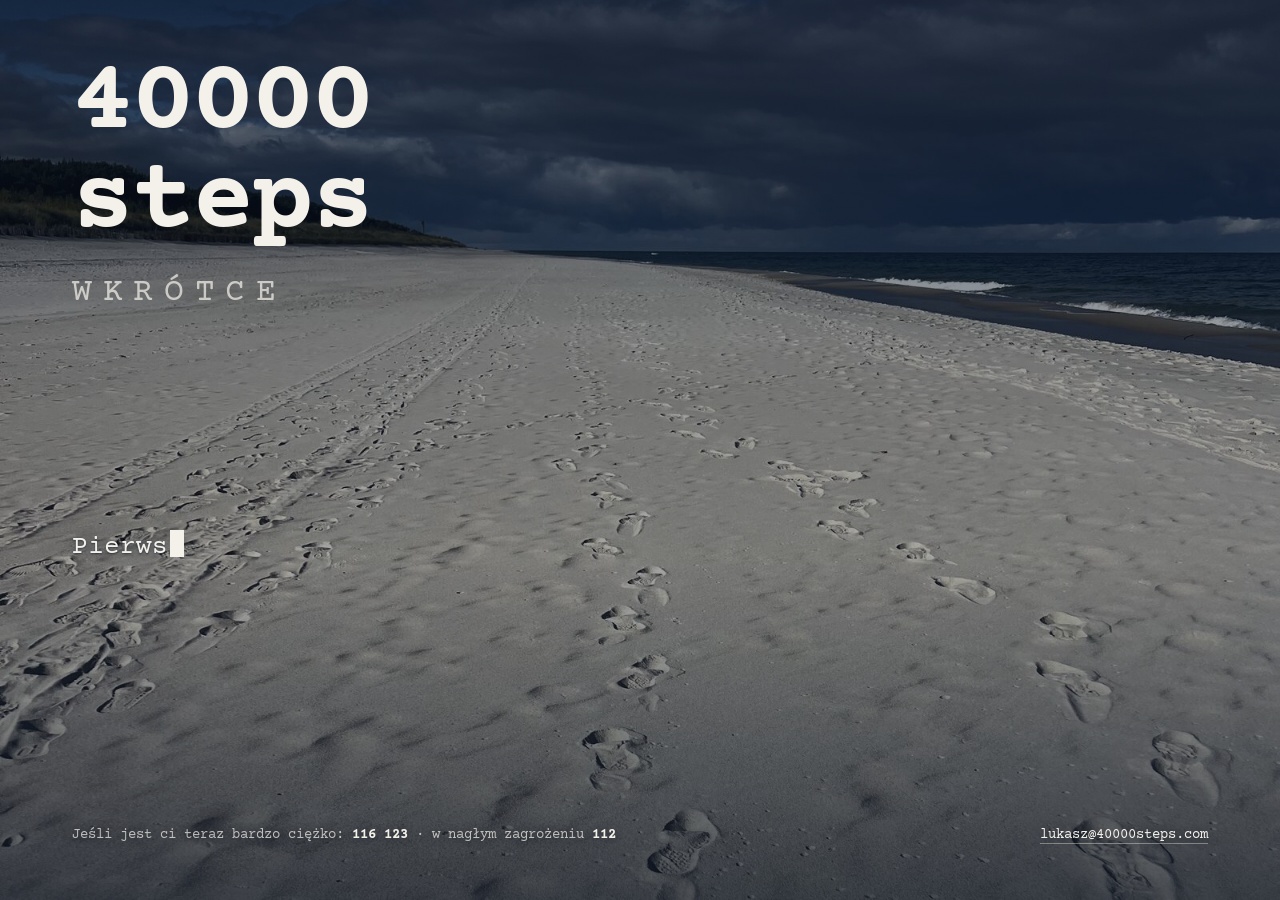
<file: index.html>
<!doctype html>
<html lang="pl">
<head>
<meta charset="utf-8">
<meta name="viewport" content="width=device-width, initial-scale=1">
<title>40000 steps</title>
<meta name="description" content="40000 steps — małe kroki dla mężczyzn, którzy funkcjonują, choć jest im ciężko. Wkrótce.">
<meta property="og:title" content="40000 steps">
<meta property="og:description" content="Małe kroki. Wkrótce.">
<meta property="og:image" content="https://40000steps.com/assets/og.jpg">
<meta property="og:type" content="website">
<meta name="theme-color" content="#0f1a2b">
<link rel="preconnect" href="https://fonts.googleapis.com">
<link rel="preconnect" href="https://fonts.gstatic.com" crossorigin>
<link href="https://fonts.googleapis.com/css2?family=Courier+Prime:wght@400;700&display=swap" rel="stylesheet">
<link rel="preload" as="image" href="assets/hero-sm.jpg" media="(max-width: 700px)">
<link rel="preload" as="image" href="assets/hero.jpg" media="(min-width: 701px)">
<style>
  :root {
    --ink: #f4f1ea;
    --ink-dim: rgba(244, 241, 234, .72);
    --night: #0f1a2b;
  }
  * { box-sizing: border-box; margin: 0; padding: 0; }
  html, body { height: 100%; }
  body {
    background: var(--night);
    color: var(--ink);
    font-family: "Courier Prime", "Courier New", monospace;
    -webkit-font-smoothing: antialiased;
  }
  .stage {
    position: relative;
    min-height: 100vh;
    min-height: 100svh;
    display: flex;
    flex-direction: column;
    justify-content: space-between;
    padding: clamp(24px, 5vw, 56px) clamp(16px, 6vw, 72px);
    background:
      linear-gradient(180deg, rgba(10,18,32,.78) 0%, rgba(10,18,32,.4) 38%, rgba(10,18,32,.35) 62%, rgba(10,18,32,.72) 100%),
      url("assets/hero.jpg") center 14% / cover no-repeat;
    background-color: var(--night);
  }
  @media (max-width: 700px) {
    .stage {
      background:
        linear-gradient(180deg, rgba(10,18,32,.8) 0%, rgba(10,18,32,.35) 40%, rgba(10,18,32,.2) 60%, rgba(10,18,32,.75) 100%),
        url("assets/hero-sm.jpg") center 70% / cover no-repeat;
      background-color: var(--night);
    }
  }
  .mark {
    font-weight: 700;
    font-size: clamp(2.6rem, 9vw, 6.5rem);
    letter-spacing: -.02em;
    line-height: .95;
  }
  .mark span { display: block; font-weight: 400; font-size: .32em; letter-spacing: .32em; margin-top: .7em; color: var(--ink-dim); }
  .line {
    text-shadow: 0 1px 12px rgba(10,18,32,.55), 0 1px 2px rgba(10,18,32,.5);
    font-size: clamp(1.1rem, 2.6vw, 1.6rem);
    line-height: 1.5;
    max-width: 30ch;
    min-height: 3em;
  }
  .caret {
    display: inline-block;
    width: .55em;
    height: 1.05em;
    background: var(--ink);
    vertical-align: -.15em;
    margin-left: 2px;
    animation: blink 1s steps(1) infinite;
  }
  @keyframes blink { 50% { opacity: 0; } }
  footer {
    text-shadow: 0 1px 8px rgba(10,18,32,.6);
    display: flex;
    flex-wrap: wrap;
    gap: 8px 24px;
    justify-content: space-between;
    font-size: .85rem;
    color: var(--ink-dim);
  }
  footer a { color: var(--ink); text-decoration: none; border-bottom: 1px solid rgba(244,241,234,.4); }
  footer a:hover { border-color: var(--ink); }
  .help strong { color: var(--ink); font-weight: 700; }
  @media (prefers-reduced-motion: reduce) { .caret { animation: none; } }
</style>
</head>
<body>
<main class="stage">
  <h1 class="mark">40000<br>steps<span>WKRÓTCE</span></h1>

  <p class="line" aria-live="polite">
    <span id="type">Pierwsze kroki już postawione. Reszta jest w drodze.</span><span class="caret" aria-hidden="true"></span>
  </p>

  <footer>
    <span class="help">Jeśli jest ci teraz bardzo ciężko: <strong>116 123</strong> · w nagłym zagrożeniu <strong>112</strong></span>
    <a href="mailto:lukasz@40000steps.com">lukasz@40000steps.com</a>
  </footer>
</main>
<script>
  (function () {
    var el = document.getElementById('type');
    var text = el.textContent;
    if (window.matchMedia('(prefers-reduced-motion: reduce)').matches) return;
    el.textContent = '';
    var i = 0;
    function tick() {
      if (i > text.length) return;
      el.textContent = text.slice(0, i++);
      var ch = text.charAt(i - 2);
      setTimeout(tick, ch === '.' ? 650 : 55 + Math.random() * 70);
    }
    setTimeout(tick, 900);
  })();
</script>
</body>
</html>
</file>
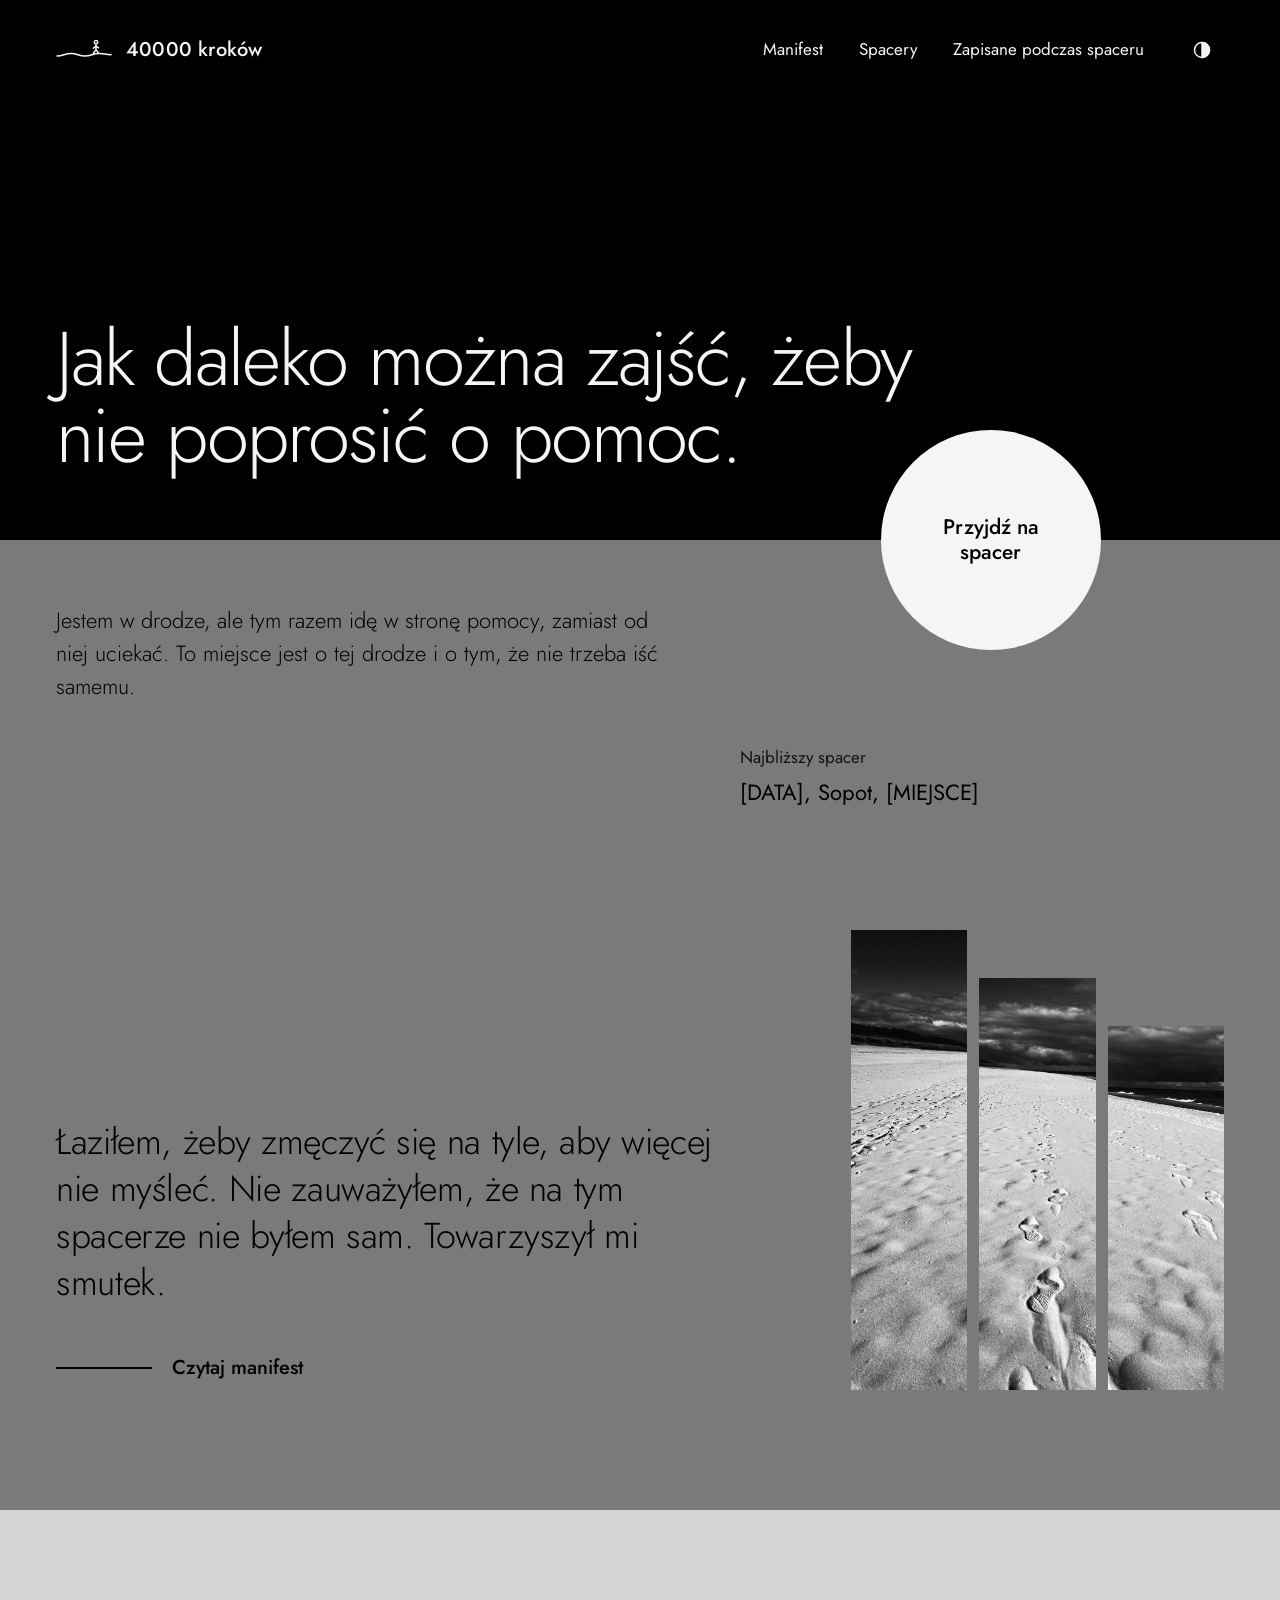
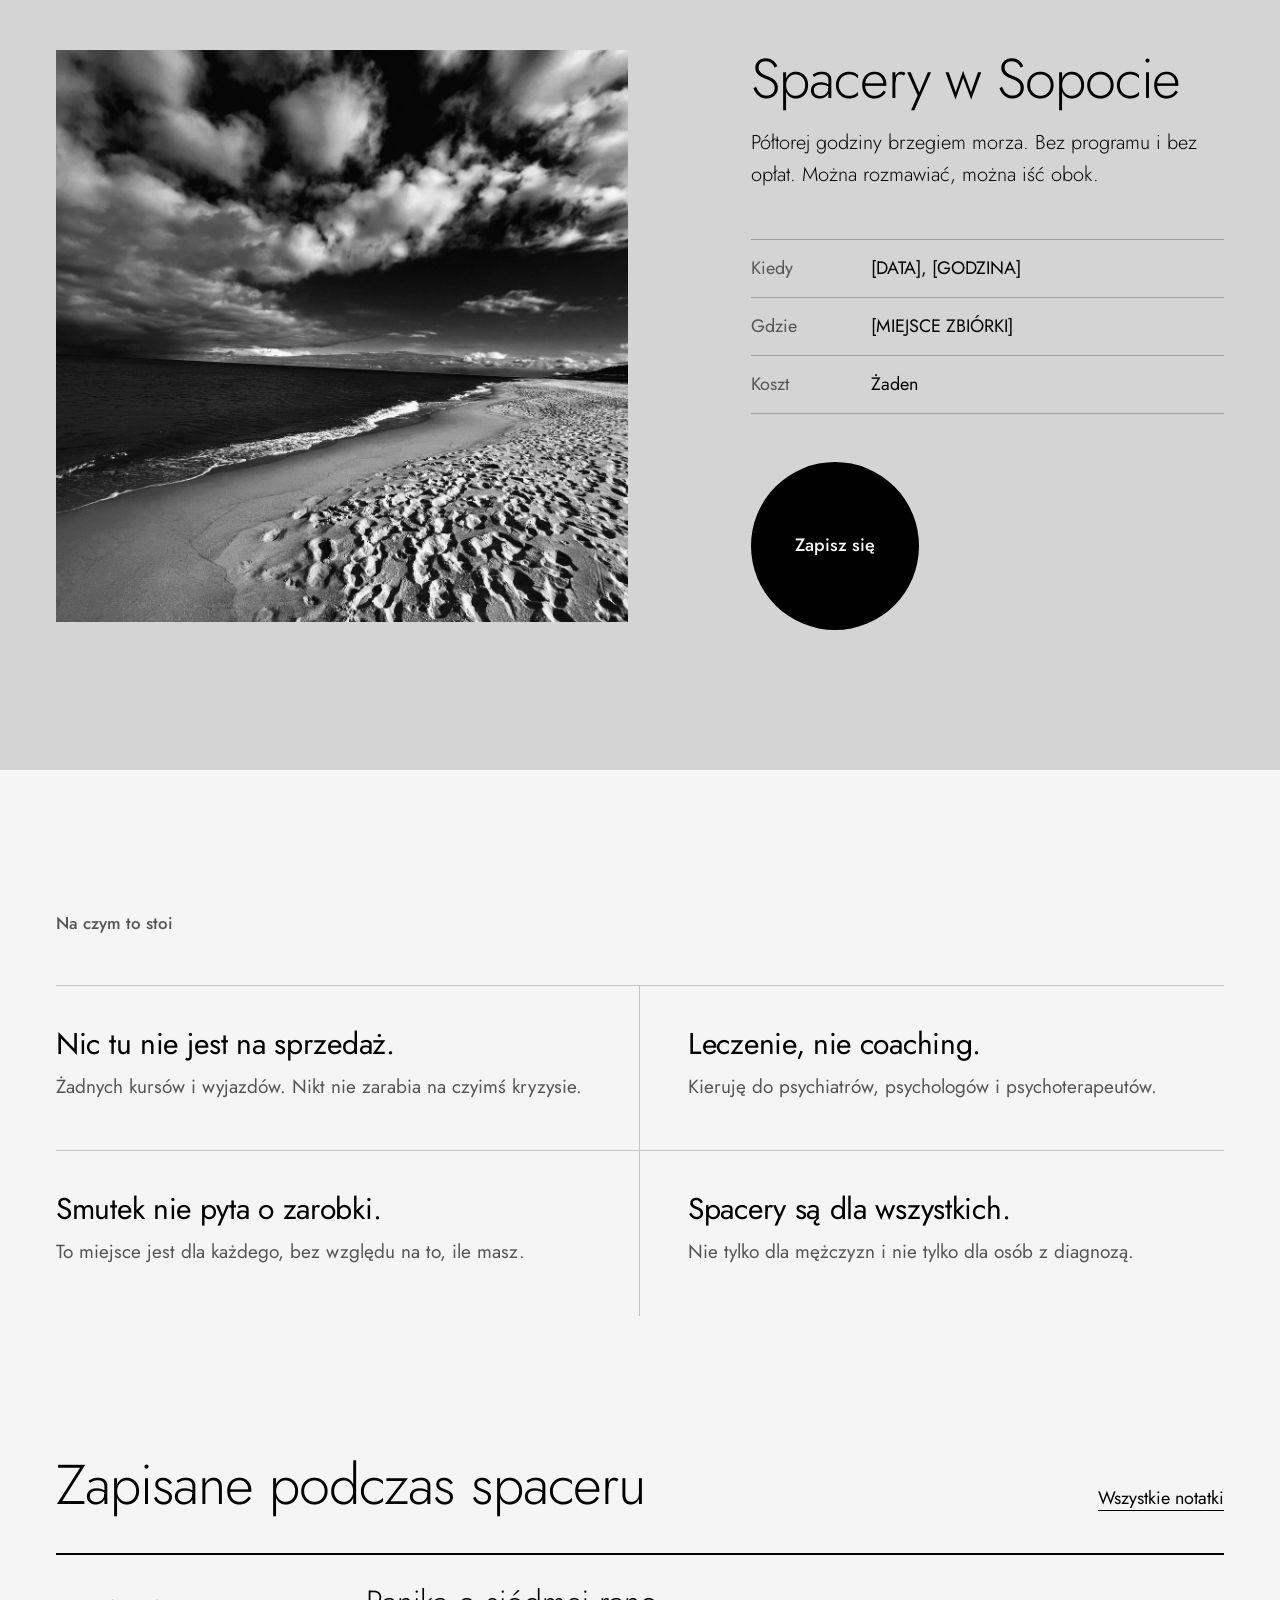
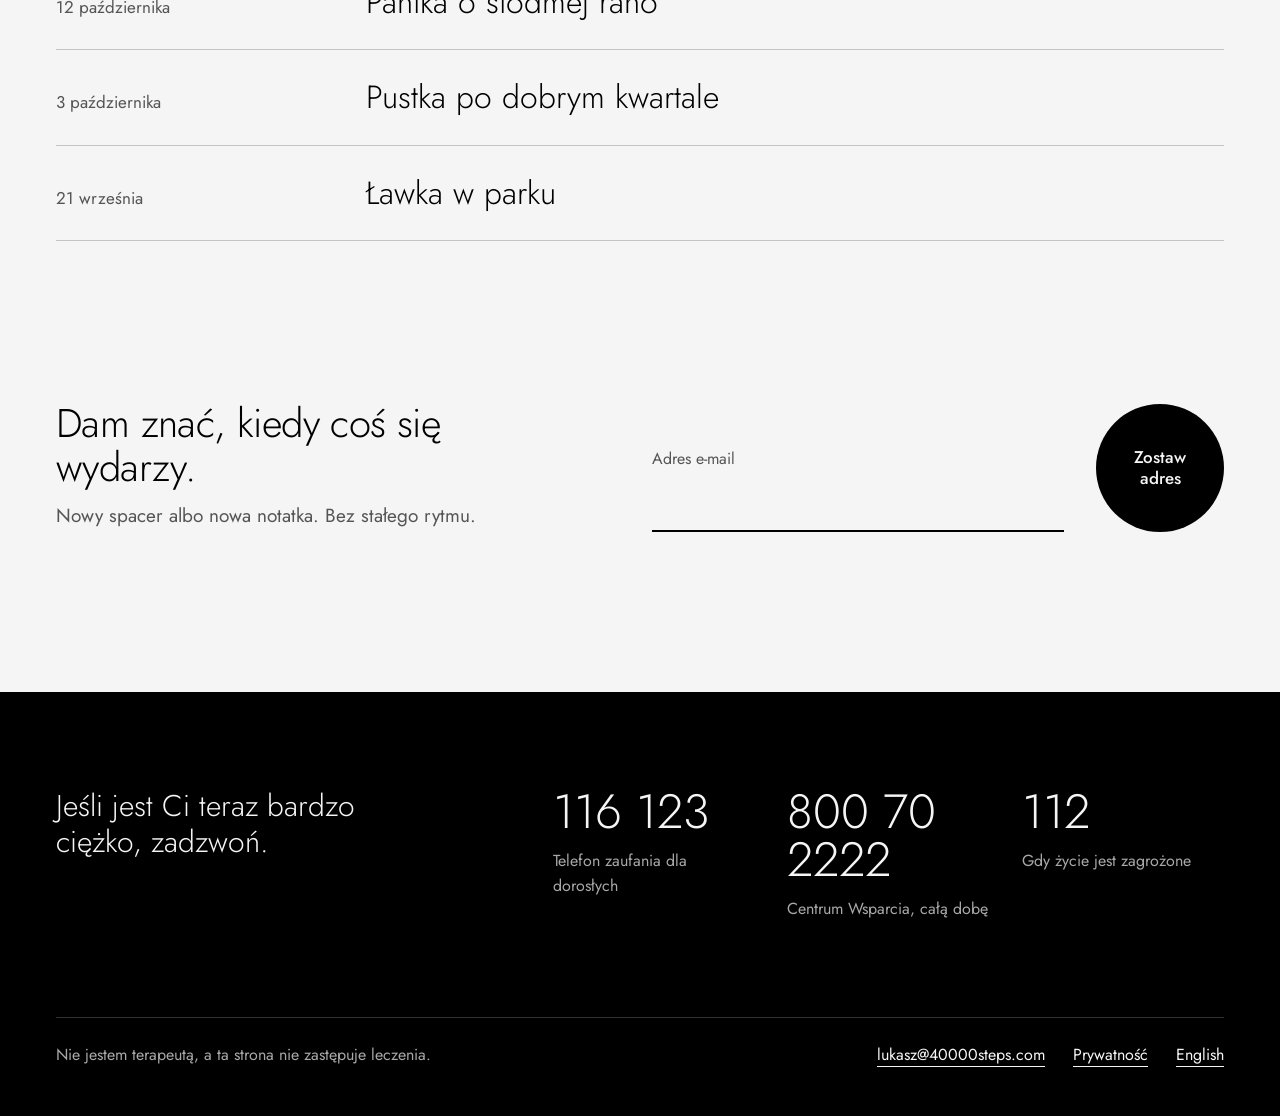
<file: design/alternatywy/kierunek-c-monochrom/index.html>
<!doctype html>
<html lang="pl">
<head>
<meta charset="utf-8">
<title>40000 kroków — kierunek C</title>
<meta name="viewport" content="width=device-width, initial-scale=1">
<meta name="robots" content="noindex">
<link rel="preconnect" href="https://fonts.googleapis.com">
<link href="https://fonts.googleapis.com/css2?family=Jost:ital,wght@0,300;0,400;0,500;1,300&amp;display=swap" rel="stylesheet">
<style>
body{margin:0;background:#F5F5F5}
a{color:#000000;text-underline-offset:6px;text-decoration-thickness:1px}
a:hover{color:#000000}
a:focus-visible,button:focus-visible,input:focus-visible{outline:2px solid currentColor;outline-offset:4px}
.slit{background-image:url(img/slady.jpg);background-size:300% auto;background-repeat:no-repeat;filter:saturate(.45) contrast(.95)}
.s1{background-position:0% 70%}.s2{background-position:50% 70%}.s3{background-position:100% 70%}
.sq{background-image:url(img/brzeg.jpg);background-size:cover;background-position:62% 50%;filter:saturate(.45) contrast(.95)}
.disc{transition:transform .3s ease}.disc:hover{transform:scale(1.03)}
@media (prefers-reduced-motion: reduce){.disc{transition:none}.disc:hover{transform:none}}
@media (max-width: 900px){.h1{font-size:44px !important}.disc-hero{width:160px !important;height:160px !important;top:-80px !important;right:24px !important;font-size:17px !important}}
@media (max-width: 760px){.zasady{grid-template-columns:1fr !important}.zasady>div{border-right:0 !important;padding-left:0 !important;padding-right:0 !important}}
</style>
</head>
<body>
<div style="background: #F5F5F5; color: #000000; font-family: 'Jost', 'Futura', sans-serif; font-size: 19px; line-height: 1.6">

  <section style="background: #000000; color: #F5F5F5; min-height: 540px; box-sizing: border-box; padding: 0 56px 64px 56px; display: flex; flex-direction: column">
    <header style="display: flex; flex-wrap: wrap; align-items: center; justify-content: space-between; gap: 16px 40px; padding: 28px 0">
      <a href="#" style="display: flex; align-items: center; gap: 14px; color: #F5F5F5; text-decoration: none">
        <svg width="56" height="22" viewBox="0 0 56 22" fill="none" stroke="currentColor" stroke-width="1.5" stroke-linecap="round" stroke-linejoin="round" aria-hidden="true"><path d="M1 17c6 0 8-2.5 14-2.5S23 17 29 17s8-2.5 14-2.5 6 1.2 12 1.2"></path><circle cx="40" cy="3.2" r="1.7"></circle><path d="M40 5.6v5M40 10.6l-2.6 3.6M40 10.6l2.4 3.4M40 7.2l-2.5 2M40 7.2l2.6 1.7"></path></svg>
        <span style="font-size: 20px; font-weight: 500; letter-spacing: 0.01em">40000 kroków</span>
      </a>
      <nav aria-label="Główne" style="display: flex; flex-wrap: wrap; align-items: center; gap: 8px 36px; font-size: 17px">
        <a href="#" style="color: #F5F5F5; text-decoration: none">Manifest</a>
        <a href="spacer.html" style="color: #F5F5F5; text-decoration: none">Spacery</a>
        <a href="#" style="color: #F5F5F5; text-decoration: none">Zapisane podczas spaceru</a>
        <button type="button" aria-label="Zmień tryb widoku" style="width: 44px; height: 44px; display: flex; align-items: center; justify-content: center; background: none; border: 0; color: #F5F5F5; cursor: pointer; padding: 0">
          <svg width="20" height="20" viewBox="0 0 20 20" fill="none" stroke="currentColor" stroke-width="1.5" aria-hidden="true"><circle cx="10" cy="10" r="7.5"></circle><path d="M10 2.5a7.5 7.5 0 0 1 0 15z" fill="currentColor"></path></svg>
        </button>
      </nav>
    </header>
    <h1 class="h1" style="margin: auto 0 0 0; font-size: 76px; line-height: 1.02; font-weight: 300; letter-spacing: -0.025em; max-width: 11.5em">Jak daleko można zajść, żeby nie poprosić o pomoc.</h1>
  </section>

  <section style="background: #7A7A7A; color: #000000; position: relative; padding: 64px 56px 120px 56px">
    <a href="spacer.html" class="disc disc-hero" style="position: absolute; right: 14%; top: -110px; width: 220px; height: 220px; border-radius: 50%; background: #F5F5F5; color: #000000; display: flex; align-items: center; justify-content: center; text-align: center; text-decoration: none; font-size: 21px; line-height: 1.2; font-weight: 500; padding: 0 30px; box-sizing: border-box">Przyjdź na spacer</a>
    <div style="display: flex; flex-wrap: wrap; gap: 24px 80px; margin-bottom: 120px">
      <p style="flex: 1 1 420px; max-width: 30em; margin: 0; font-size: 22px; line-height: 1.5; font-weight: 300">Jestem w drodze, ale tym razem idę w stronę pomocy, zamiast od niej uciekać. To miejsce jest o tej drodze i o tym, że nie trzeba iść samemu.</p>
      <div style="flex: 1 1 300px; display: flex; flex-direction: column; gap: 4px; padding-top: 140px; font-size: 17px">
        <span style="opacity: .85">Najbliższy spacer</span>
        <span style="font-size: 22px">[DATA], Sopot, [MIEJSCE]</span>
      </div>
    </div>
    <div style="display: grid; grid-template-columns: repeat(12, minmax(0, 1fr)); column-gap: 24px; row-gap: 48px; align-items: end">
      <div style="grid-column: span 7; min-width: 280px">
        <p style="margin: 0 0 40px 0; font-size: 36px; line-height: 1.3; font-weight: 300; letter-spacing: -0.01em">Łaziłem, żeby zmęczyć się na tyle, aby więcej nie myśleć. Nie zauważyłem, że na tym spacerze nie byłem sam. Towarzyszył mi smutek.</p>
        <a href="#" style="display: inline-flex; align-items: center; gap: 20px; font-size: 20px; font-weight: 500; text-decoration: none; min-height: 44px; color: #000000">
          <span aria-hidden="true" style="display: block; width: 96px; height: 2px; background: #000000"></span>
          <span>Czytaj manifest</span>
        </a>
      </div>
      <div style="grid-column: 9 / span 4; display: grid; grid-template-columns: repeat(3, minmax(0, 1fr)); gap: 12px; height: 460px" role="img" aria-label="Zdjęcie śladów stóp na plaży, pocięte na trzy pionowe pasy">
        <div class="slit s1"></div>
        <div class="slit s2" style="margin-top: 48px"></div>
        <div class="slit s3" style="margin-top: 96px"></div>
      </div>
    </div>
  </section>

  <section style="background: #D4D4D4; padding: 140px 56px 140px 56px">
    <div style="display: grid; grid-template-columns: repeat(12, minmax(0, 1fr)); column-gap: 24px; row-gap: 48px">
      <div class="sq" role="img" aria-label="Brzeg Bałtyku, fala na piasku i kłęby chmur" style="grid-column: span 6; aspect-ratio: 1 / 1; min-width: 280px"></div>
      <div style="grid-column: 8 / span 5; min-width: 280px; display: flex; flex-direction: column; justify-content: space-between; gap: 48px">
        <div>
          <h2 style="margin: 0 0 20px 0; font-size: 56px; line-height: 1.02; font-weight: 300; letter-spacing: -0.02em">Spacery w Sopocie</h2>
          <p style="margin: 0; font-size: 20px; font-weight: 300">Półtorej godziny brzegiem morza. Bez programu i bez opłat. Można rozmawiać, można iść obok.</p>
        </div>
        <dl style="margin: 0; display: grid; grid-template-columns: 120px minmax(0, 1fr); border-top: 1px solid rgba(0,0,0,.25); font-size: 18px">
          <dt style="padding: 14px 0; border-bottom: 1px solid rgba(0,0,0,.25); color: #555555">Kiedy</dt><dd style="margin: 0; padding: 14px 0; border-bottom: 1px solid rgba(0,0,0,.25)">[DATA], [GODZINA]</dd>
          <dt style="padding: 14px 0; border-bottom: 1px solid rgba(0,0,0,.25); color: #555555">Gdzie</dt><dd style="margin: 0; padding: 14px 0; border-bottom: 1px solid rgba(0,0,0,.25)">[MIEJSCE ZBIÓRKI]</dd>
          <dt style="padding: 14px 0; border-bottom: 1px solid rgba(0,0,0,.25); color: #555555">Koszt</dt><dd style="margin: 0; padding: 14px 0; border-bottom: 1px solid rgba(0,0,0,.25)">Żaden</dd>
        </dl>
        <a href="spacer.html" class="disc" style="align-self: flex-start; width: 168px; height: 168px; border-radius: 50%; background: #000000; color: #F5F5F5; display: flex; align-items: center; justify-content: center; text-align: center; text-decoration: none; font-size: 18px; line-height: 1.2; font-weight: 500; padding: 0 24px; box-sizing: border-box">Zapisz się</a>
      </div>
    </div>
  </section>

  <section style="padding: 140px 56px 0 56px">
    <h2 style="margin: 0 0 48px 0; font-size: 17px; font-weight: 500; color: #555555">Na czym to stoi</h2>
    <div class="zasady" style="display: grid; grid-template-columns: repeat(2, minmax(0, 1fr)); border-top: 1px solid rgba(0,0,0,.2)">
      <div style="padding: 40px 48px 48px 0; border-bottom: 1px solid rgba(0,0,0,.2); border-right: 1px solid rgba(0,0,0,.2)">
        <h3 style="margin: 0 0 10px 0; font-size: 30px; line-height: 1.2; font-weight: 400; letter-spacing: -0.01em">Nic tu nie jest na sprzedaż.</h3>
        <p style="margin: 0; color: #555555">Żadnych kursów i wyjazdów. Nikt nie zarabia na czyimś kryzysie.</p>
      </div>
      <div style="padding: 40px 0 48px 48px; border-bottom: 1px solid rgba(0,0,0,.2)">
        <h3 style="margin: 0 0 10px 0; font-size: 30px; line-height: 1.2; font-weight: 400; letter-spacing: -0.01em">Leczenie, nie coaching.</h3>
        <p style="margin: 0; color: #555555">Kieruję do psychiatrów, psychologów i psychoterapeutów.</p>
      </div>
      <div style="padding: 40px 48px 48px 0; border-right: 1px solid rgba(0,0,0,.2)">
        <h3 style="margin: 0 0 10px 0; font-size: 30px; line-height: 1.2; font-weight: 400; letter-spacing: -0.01em">Smutek nie pyta o zarobki.</h3>
        <p style="margin: 0; color: #555555">To miejsce jest dla każdego, bez względu na to, ile masz.</p>
      </div>
      <div style="padding: 40px 0 48px 48px">
        <h3 style="margin: 0 0 10px 0; font-size: 30px; line-height: 1.2; font-weight: 400; letter-spacing: -0.01em">Spacery są dla wszystkich.</h3>
        <p style="margin: 0; color: #555555">Nie tylko dla mężczyzn i nie tylko dla osób z diagnozą.</p>
      </div>
    </div>
  </section>

  <section style="padding: 140px 56px 0 56px">
    <div style="display: flex; flex-wrap: wrap; justify-content: space-between; align-items: baseline; gap: 16px 40px; margin-bottom: 40px">
      <h2 style="margin: 0; font-size: 56px; line-height: 1.02; font-weight: 300; letter-spacing: -0.02em">Zapisane podczas spaceru</h2>
      <a href="#" style="font-size: 18px">Wszystkie notatki</a>
    </div>
    <div style="border-top: 2px solid #000000">
      <a href="#" style="display: grid; grid-template-columns: minmax(0, 3fr) minmax(0, 9fr); gap: 8px 24px; padding: 28px 0; border-bottom: 1px solid rgba(0,0,0,.2); color: #000000; text-decoration: none; align-items: baseline">
        <span style="font-size: 17px; color: #555555">12 października</span>
        <span style="font-size: 32px; line-height: 1.2; font-weight: 300">Panika o siódmej rano</span>
      </a>
      <a href="#" style="display: grid; grid-template-columns: minmax(0, 3fr) minmax(0, 9fr); gap: 8px 24px; padding: 28px 0; border-bottom: 1px solid rgba(0,0,0,.2); color: #000000; text-decoration: none; align-items: baseline">
        <span style="font-size: 17px; color: #555555">3 października</span>
        <span style="font-size: 32px; line-height: 1.2; font-weight: 300">Pustka po dobrym kwartale</span>
      </a>
      <a href="#" style="display: grid; grid-template-columns: minmax(0, 3fr) minmax(0, 9fr); gap: 8px 24px; padding: 28px 0; border-bottom: 1px solid rgba(0,0,0,.2); color: #000000; text-decoration: none; align-items: baseline">
        <span style="font-size: 17px; color: #555555">21 września</span>
        <span style="font-size: 32px; line-height: 1.2; font-weight: 300">Ławka w parku</span>
      </a>
    </div>
  </section>

  <section style="padding: 160px 56px 160px 56px">
    <div style="display: grid; grid-template-columns: repeat(12, minmax(0, 1fr)); column-gap: 24px; row-gap: 40px; align-items: end">
      <div style="grid-column: span 5; min-width: 280px">
        <h2 style="margin: 0 0 12px 0; font-size: 40px; line-height: 1.1; font-weight: 300; letter-spacing: -0.015em">Dam znać, kiedy coś się wydarzy.</h2>
        <p style="margin: 0; color: #555555">Nowy spacer albo nowa notatka. Bez stałego rytmu.</p>
      </div>
      <form style="grid-column: 7 / span 6; min-width: 280px; display: flex; align-items: flex-end; gap: 32px">
        <div style="flex: 1 1 auto; display: flex; flex-direction: column; gap: 6px; min-width: 0">
          <label for="c-mail" style="font-size: 16px; color: #555555">Adres e-mail</label>
          <input id="c-mail" type="email" autocomplete="email" style="min-height: 52px; padding: 0; font: inherit; font-size: 24px; font-weight: 300; color: #000000; background: transparent; border: 0; border-bottom: 2px solid #000000; border-radius: 0">
        </div>
        <button type="submit" class="disc" style="flex: 0 0 auto; width: 128px; height: 128px; border-radius: 50%; border: 0; background: #000000; color: #F5F5F5; font: inherit; font-size: 17px; font-weight: 500; line-height: 1.2; cursor: pointer; padding: 0 16px">Zostaw adres</button>
      </form>
    </div>
  </section>

  <footer style="background: #000000; color: #F5F5F5; padding: 96px 56px 48px 56px">
    <div style="display: grid; grid-template-columns: repeat(12, minmax(0, 1fr)); column-gap: 24px; row-gap: 40px; margin-bottom: 96px">
      <h2 style="grid-column: span 4; min-width: 260px; margin: 0; font-size: 30px; line-height: 1.2; font-weight: 300">Jeśli jest Ci teraz bardzo ciężko, zadzwoń.</h2>
      <div style="grid-column: 6 / span 7; display: grid; grid-template-columns: repeat(auto-fit, minmax(180px, 1fr)); gap: 32px">
        <div><a href="tel:116123" style="display: block; color: #F5F5F5; text-decoration: none; font-size: 48px; line-height: 1; font-weight: 300">116 123</a><p style="margin: 12px 0 0 0; font-size: 16px; color: #A8A8A8">Telefon zaufania dla dorosłych</p></div>
        <div><a href="tel:800702222" style="display: block; color: #F5F5F5; text-decoration: none; font-size: 48px; line-height: 1; font-weight: 300">800 70 2222</a><p style="margin: 12px 0 0 0; font-size: 16px; color: #A8A8A8">Centrum Wsparcia, całą dobę</p></div>
        <div><a href="tel:112" style="display: block; color: #F5F5F5; text-decoration: none; font-size: 48px; line-height: 1; font-weight: 300">112</a><p style="margin: 12px 0 0 0; font-size: 16px; color: #A8A8A8">Gdy życie jest zagrożone</p></div>
      </div>
    </div>
    <div style="display: flex; flex-wrap: wrap; justify-content: space-between; gap: 16px 40px; padding-top: 24px; border-top: 1px solid rgba(245,245,245,.2); font-size: 16px; color: #A8A8A8">
      <p style="margin: 0">Nie jestem terapeutą, a ta strona nie zastępuje leczenia.</p>
      <div style="display: flex; flex-wrap: wrap; gap: 8px 28px"><a href="mailto:lukasz@40000steps.com" style="color: #F5F5F5">lukasz@40000steps.com</a><a href="#" style="color: #F5F5F5">Prywatność</a><a href="#" lang="en" style="color: #F5F5F5">English</a></div>
    </div>
  </footer>
</div>
</body>
</html>
</file>
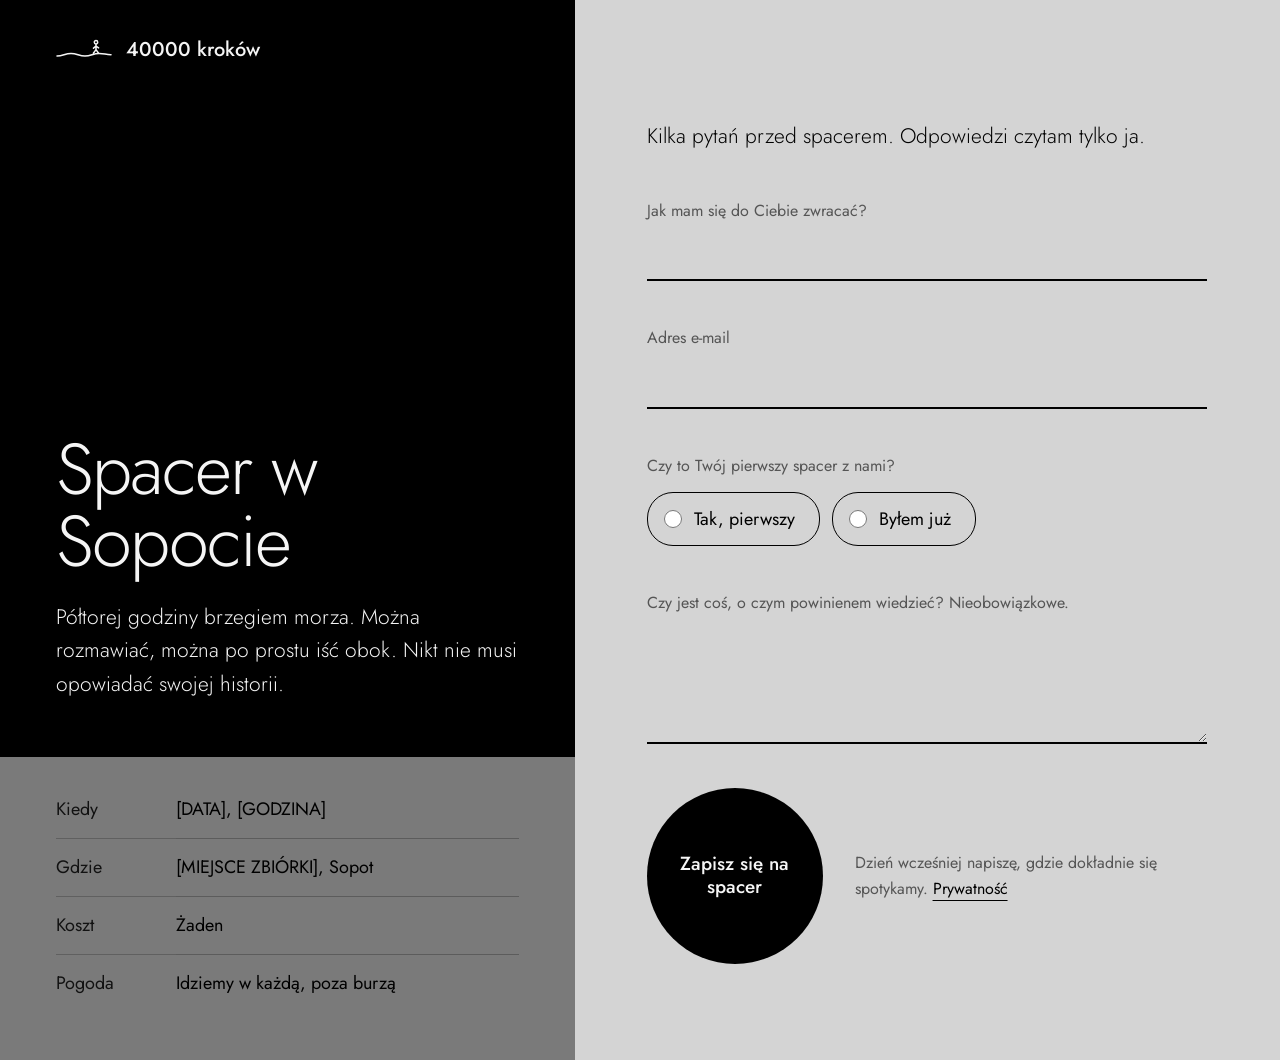
<file: design/alternatywy/kierunek-c-monochrom/spacer.html>
<!doctype html>
<html lang="pl">
<head>
<meta charset="utf-8">
<title>Zapis na spacer — kierunek C</title>
<meta name="viewport" content="width=device-width, initial-scale=1">
<meta name="robots" content="noindex">
<link rel="preconnect" href="https://fonts.googleapis.com">
<link href="https://fonts.googleapis.com/css2?family=Jost:ital,wght@0,300;0,400;0,500;1,300&amp;display=swap" rel="stylesheet">
<style>
body{margin:0;background:#F5F5F5}
a{color:#000000;text-underline-offset:6px;text-decoration-thickness:1px}
a:focus-visible,button:focus-visible,input:focus-visible,textarea:focus-visible{outline:2px solid currentColor;outline-offset:4px}
.disc{transition:transform .3s ease}.disc:hover{transform:scale(1.03)}
@media (prefers-reduced-motion: reduce){.disc{transition:none}.disc:hover{transform:none}}
</style>
</head>
<body>
<div style="background: #F5F5F5; color: #000000; font-family: 'Jost', 'Futura', sans-serif; font-size: 19px; line-height: 1.6; display: flex; flex-wrap: wrap; min-height: 100vh">

  <aside style="flex: 1 1 420px; min-width: 0; display: flex; flex-direction: column">
    <div style="background: #000000; color: #F5F5F5; padding: 28px 56px 56px 56px; flex: 1 1 auto; display: flex; flex-direction: column; gap: 64px">
      <a href="index.html" style="display: flex; align-items: center; gap: 14px; color: #F5F5F5; text-decoration: none; min-height: 44px">
        <svg width="56" height="22" viewBox="0 0 56 22" fill="none" stroke="currentColor" stroke-width="1.5" stroke-linecap="round" stroke-linejoin="round" aria-hidden="true"><path d="M1 17c6 0 8-2.5 14-2.5S23 17 29 17s8-2.5 14-2.5 6 1.2 12 1.2"></path><circle cx="40" cy="3.2" r="1.7"></circle><path d="M40 5.6v5M40 10.6l-2.6 3.6M40 10.6l2.4 3.4M40 7.2l-2.5 2M40 7.2l2.6 1.7"></path></svg>
        <span style="font-size: 20px; font-weight: 500">40000 kroków</span>
      </a>
      <div style="margin-top: auto">
        <h1 style="margin: 0 0 24px 0; font-size: 72px; line-height: 1; font-weight: 300; letter-spacing: -0.025em">Spacer w Sopocie</h1>
        <p style="margin: 0; font-size: 21px; font-weight: 300; max-width: 24em">Półtorej godziny brzegiem morza. Można rozmawiać, można po prostu iść obok. Nikt nie musi opowiadać swojej historii.</p>
      </div>
    </div>
    <div style="background: #7A7A7A; color: #000000; padding: 24px 56px 48px 56px">
      <dl style="margin: 0; display: grid; grid-template-columns: 120px minmax(0, 1fr); font-size: 18px">
        <dt style="padding: 14px 0; border-bottom: 1px solid rgba(0,0,0,.25); opacity: .85">Kiedy</dt><dd style="margin: 0; padding: 14px 0; border-bottom: 1px solid rgba(0,0,0,.25)">[DATA], [GODZINA]</dd>
        <dt style="padding: 14px 0; border-bottom: 1px solid rgba(0,0,0,.25); opacity: .85">Gdzie</dt><dd style="margin: 0; padding: 14px 0; border-bottom: 1px solid rgba(0,0,0,.25)">[MIEJSCE ZBIÓRKI], Sopot</dd>
        <dt style="padding: 14px 0; border-bottom: 1px solid rgba(0,0,0,.25); opacity: .85">Koszt</dt><dd style="margin: 0; padding: 14px 0; border-bottom: 1px solid rgba(0,0,0,.25)">Żaden</dd>
        <dt style="padding: 14px 0; opacity: .85">Pogoda</dt><dd style="margin: 0; padding: 14px 0">Idziemy w każdą, poza burzą</dd>
      </dl>
    </div>
  </aside>

  <main style="flex: 1.2 1 520px; min-width: 0; padding: 120px 56px 96px 72px; box-sizing: border-box; background: #D4D4D4">
    <form style="max-width: 560px; display: flex; flex-direction: column; gap: 44px">
      <p style="margin: 0; font-size: 21px; font-weight: 300">Kilka pytań przed spacerem. Odpowiedzi czytam tylko ja.</p>
      <div style="display: flex; flex-direction: column; gap: 4px">
        <label for="c-imie" style="font-size: 16px; color: #555555">Jak mam się do Ciebie zwracać?</label>
        <input id="c-imie" type="text" autocomplete="given-name" style="min-height: 52px; padding: 0; font: inherit; font-size: 26px; font-weight: 300; color: #000000; background: transparent; border: 0; border-bottom: 2px solid #000000; border-radius: 0">
      </div>
      <div style="display: flex; flex-direction: column; gap: 4px">
        <label for="c-mail2" style="font-size: 16px; color: #555555">Adres e-mail</label>
        <input id="c-mail2" type="email" autocomplete="email" style="min-height: 52px; padding: 0; font: inherit; font-size: 26px; font-weight: 300; color: #000000; background: transparent; border: 0; border-bottom: 2px solid #000000; border-radius: 0">
      </div>
      <fieldset style="border: 0; margin: 0; padding: 0">
        <legend style="font-size: 16px; color: #555555; padding: 0; margin-bottom: 14px">Czy to Twój pierwszy spacer z nami?</legend>
        <div style="display: flex; gap: 12px; flex-wrap: wrap">
          <label style="display: flex; align-items: center; gap: 12px; min-height: 52px; padding: 0 24px 0 16px; border: 1.5px solid #000000; border-radius: 26px; font-size: 18px"><input type="radio" name="pierwszy-c" style="width: 18px; height: 18px; accent-color: #000000; margin: 0">Tak, pierwszy</label>
          <label style="display: flex; align-items: center; gap: 12px; min-height: 52px; padding: 0 24px 0 16px; border: 1.5px solid #000000; border-radius: 26px; font-size: 18px"><input type="radio" name="pierwszy-c" style="width: 18px; height: 18px; accent-color: #000000; margin: 0">Byłem już</label>
        </div>
      </fieldset>
      <div style="display: flex; flex-direction: column; gap: 4px">
        <label for="c-uwagi" style="font-size: 16px; color: #555555">Czy jest coś, o czym powinienem wiedzieć? Nieobowiązkowe.</label>
        <textarea id="c-uwagi" rows="3" style="padding: 8px 0; font: inherit; font-size: 22px; font-weight: 300; color: #000000; background: transparent; border: 0; border-bottom: 2px solid #000000; border-radius: 0; resize: vertical"></textarea>
      </div>
      <div style="display: flex; align-items: center; gap: 32px; flex-wrap: wrap">
        <button type="submit" class="disc" style="width: 176px; height: 176px; border-radius: 50%; border: 0; background: #000000; color: #F5F5F5; font: inherit; font-size: 19px; font-weight: 500; line-height: 1.2; cursor: pointer; padding: 0 24px">Zapisz się na spacer</button>
        <p style="margin: 0; flex: 1 1 200px; font-size: 16px; color: #555555">Dzień wcześniej napiszę, gdzie dokładnie się spotykamy. <a href="#">Prywatność</a></p>
      </div>
    </form>
  </main>
</div>
</body>
</html>
</file>
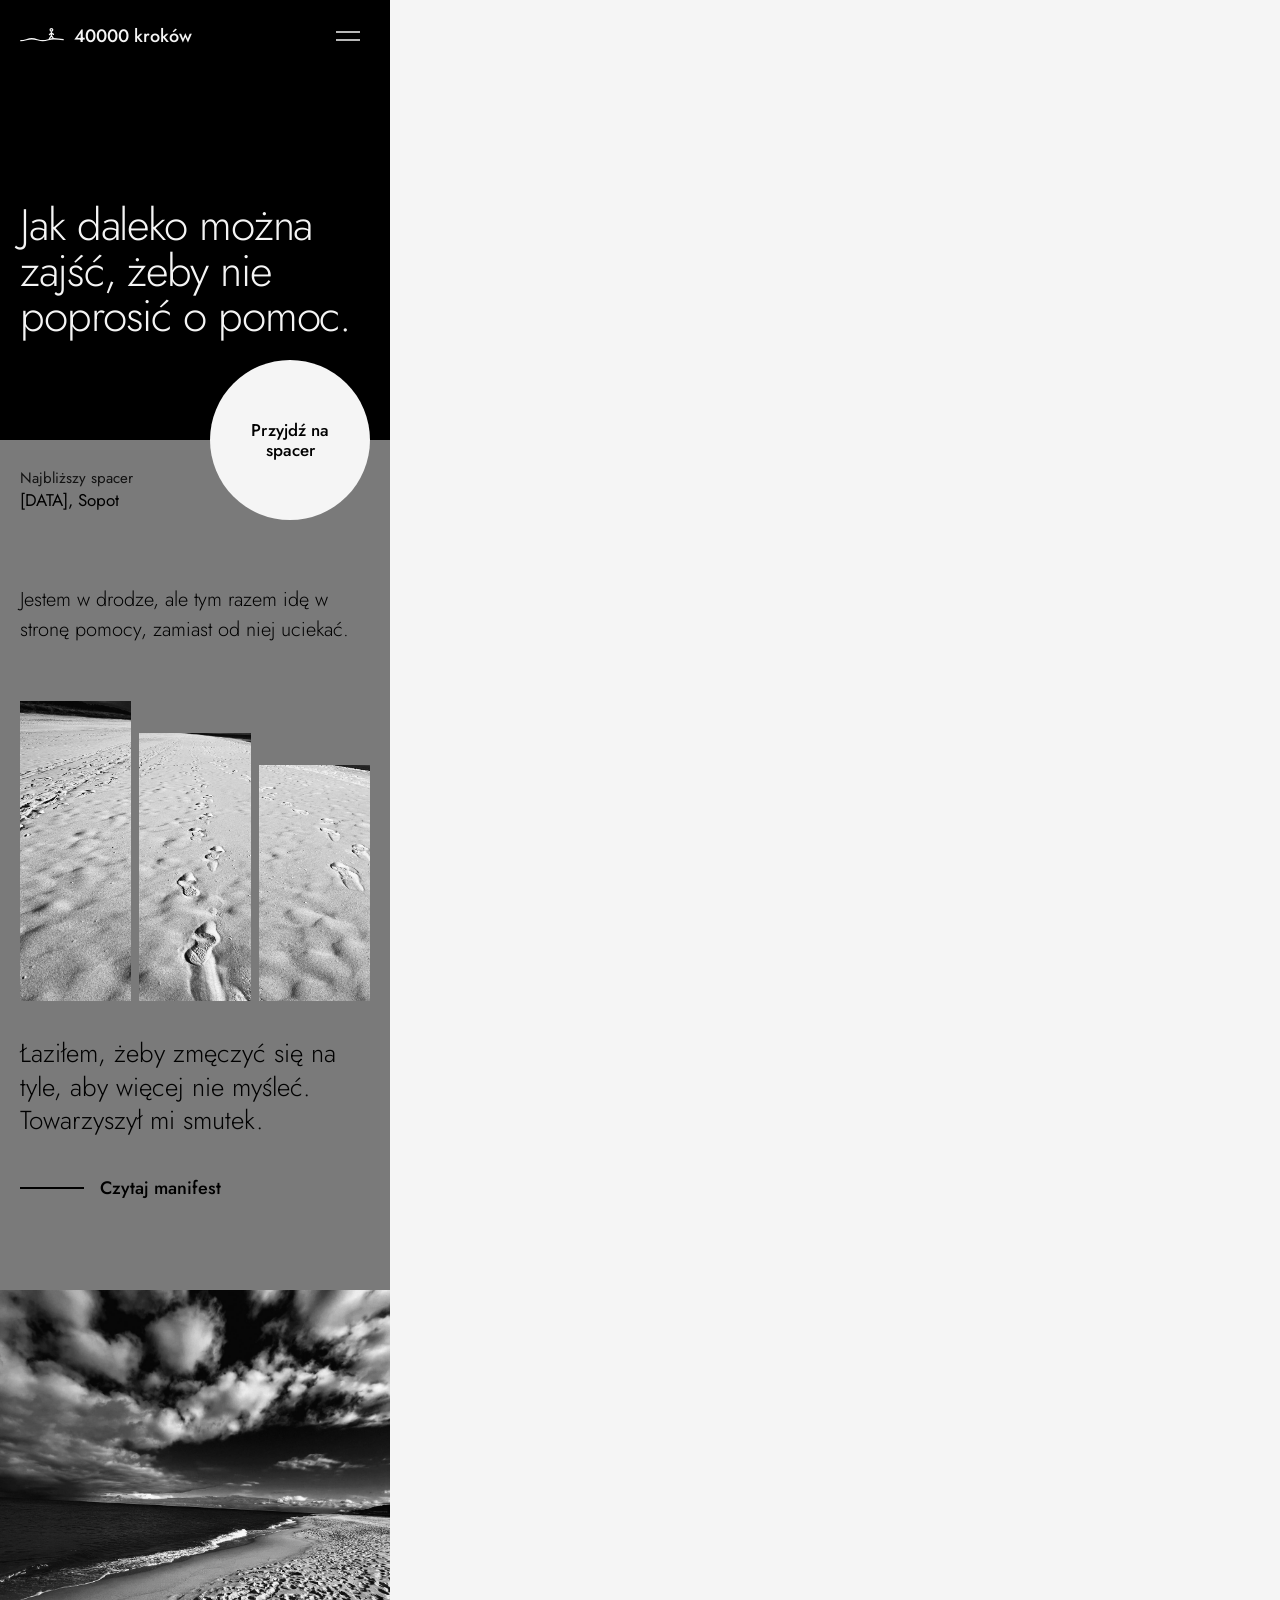
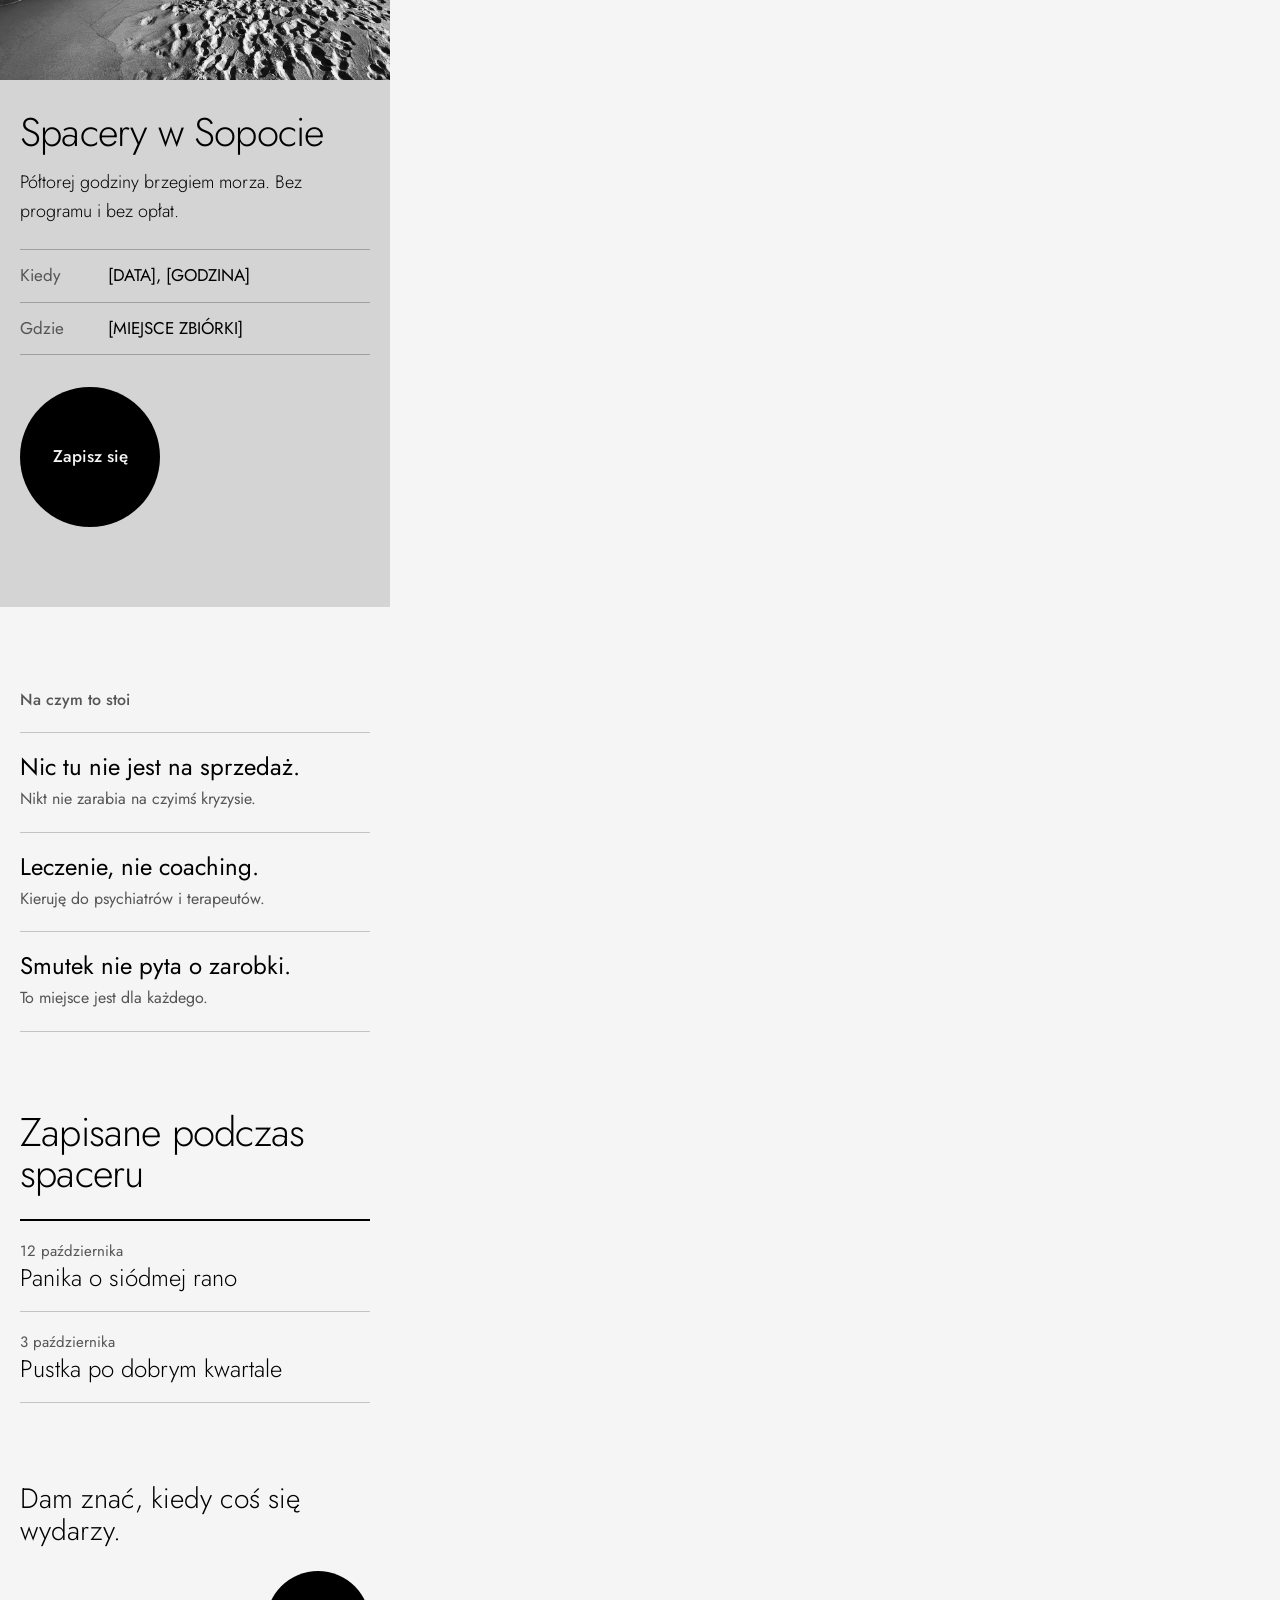
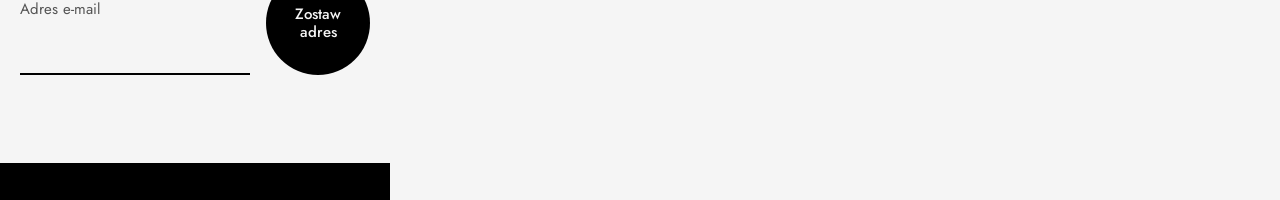
<file: design/alternatywy/kierunek-c-monochrom/telefon.html>
<!doctype html>
<html lang="pl">
<head>
<meta charset="utf-8">
<title>40000 kroków — kierunek C, telefon</title>
<meta name="viewport" content="width=device-width, initial-scale=1">
<meta name="robots" content="noindex">
<link rel="preconnect" href="https://fonts.googleapis.com">
<link href="https://fonts.googleapis.com/css2?family=Jost:ital,wght@0,300;0,400;0,500;1,300&amp;display=swap" rel="stylesheet">
<style>
body{margin:0;background:#F5F5F5}
a{color:#000000;text-underline-offset:6px;text-decoration-thickness:1px}
a:focus-visible,button:focus-visible,input:focus-visible{outline:2px solid currentColor;outline-offset:4px}
.mslit{background-image:url(img/slady.jpg);background-size:300% auto;background-repeat:no-repeat;filter:saturate(.45) contrast(.95)}
.m1{background-position:0% 70%}.m2{background-position:50% 70%}.m3{background-position:100% 70%}
.msq{filter:saturate(.45) contrast(.95)}
</style>
</head>
<body>
<div style="width: 390px; height: 3400px; overflow: hidden; background: #F5F5F5; color: #000000; font-family: 'Jost', 'Futura', sans-serif; font-size: 18px; line-height: 1.6">

  <section style="background: #000000; color: #F5F5F5; height: 440px; box-sizing: border-box; padding: 0 20px 100px 20px; display: flex; flex-direction: column">
    <header style="display: flex; align-items: center; justify-content: space-between; padding: 14px 0">
      <a href="#" style="display: flex; align-items: center; gap: 10px; color: #F5F5F5; text-decoration: none">
        <svg width="44" height="18" viewBox="0 0 56 22" fill="none" stroke="currentColor" stroke-width="1.6" stroke-linecap="round" stroke-linejoin="round" aria-hidden="true"><path d="M1 17c6 0 8-2.5 14-2.5S23 17 29 17s8-2.5 14-2.5 6 1.2 12 1.2"></path><circle cx="40" cy="3.2" r="1.7"></circle><path d="M40 5.6v5M40 10.6l-2.6 3.6M40 10.6l2.4 3.4M40 7.2l-2.5 2M40 7.2l2.6 1.7"></path></svg>
        <span style="font-size: 18px; font-weight: 500">40000 kroków</span>
      </a>
      <button type="button" aria-label="Otwórz menu" style="width: 44px; height: 44px; display: flex; align-items: center; justify-content: center; background: none; border: 0; color: #F5F5F5; padding: 0">
        <svg width="24" height="10" viewBox="0 0 24 10" fill="none" stroke="currentColor" stroke-width="1.6" aria-hidden="true"><path d="M0 1h24M0 9h24"></path></svg>
      </button>
    </header>
    <h1 style="margin: auto 0 0 0; font-size: 44px; line-height: 1.04; font-weight: 300; letter-spacing: -0.025em">Jak daleko można zajść, żeby nie poprosić o pomoc.</h1>
  </section>

  <section style="background: #7A7A7A; color: #000000; position: relative; padding: 28px 20px 80px 20px">
    <a href="spacer.html" style="position: absolute; right: 20px; top: -80px; width: 160px; height: 160px; border-radius: 50%; background: #F5F5F5; color: #000000; display: flex; align-items: center; justify-content: center; text-align: center; text-decoration: none; font-size: 17px; line-height: 1.2; font-weight: 500; padding: 0 22px; box-sizing: border-box">Przyjdź na spacer</a>
    <div style="padding-right: 180px; font-size: 15px; line-height: 1.4"><span style="opacity: .85">Najbliższy spacer</span><br><span style="font-size: 17px">[DATA], Sopot</span></div>
    <p style="margin: 72px 0 56px 0; font-size: 20px; line-height: 1.5; font-weight: 300">Jestem w drodze, ale tym razem idę w stronę pomocy, zamiast od niej uciekać.</p>
    <div style="display: grid; grid-template-columns: repeat(3, minmax(0, 1fr)); gap: 8px; height: 300px; margin-bottom: 36px" role="img" aria-label="Zdjęcie śladów stóp na plaży, pocięte na trzy pionowe pasy">
      <div class="mslit m1"></div><div class="mslit m2" style="margin-top: 32px"></div><div class="mslit m3" style="margin-top: 64px"></div>
    </div>
    <p style="margin: 0 0 28px 0; font-size: 26px; line-height: 1.3; font-weight: 300">Łaziłem, żeby zmęczyć się na tyle, aby więcej nie myśleć. Towarzyszył mi smutek.</p>
    <a href="#" style="display: inline-flex; align-items: center; gap: 16px; font-size: 18px; font-weight: 500; text-decoration: none; min-height: 44px; color: #000000"><span aria-hidden="true" style="display: block; width: 64px; height: 2px; background: #000000"></span>Czytaj manifest</a>
  </section>

  <section style="background: #D4D4D4; padding: 0 0 80px 0">
    <img class="msq" src="img/brzeg.jpg" alt="Brzeg Bałtyku, fala na piasku" style="display: block; width: 390px; height: 390px; object-fit: cover; object-position: 62% 50%">
    <div style="padding: 32px 20px 0 20px">
      <h2 style="margin: 0 0 14px 0; font-size: 40px; line-height: 1.04; font-weight: 300; letter-spacing: -0.02em">Spacery w Sopocie</h2>
      <p style="margin: 0 0 24px 0; font-weight: 300">Półtorej godziny brzegiem morza. Bez programu i bez opłat.</p>
      <dl style="margin: 0 0 32px 0; display: grid; grid-template-columns: 88px minmax(0, 1fr); border-top: 1px solid rgba(0,0,0,.25); font-size: 17px">
        <dt style="padding: 12px 0; border-bottom: 1px solid rgba(0,0,0,.25); color: #555555">Kiedy</dt><dd style="margin: 0; padding: 12px 0; border-bottom: 1px solid rgba(0,0,0,.25)">[DATA], [GODZINA]</dd>
        <dt style="padding: 12px 0; border-bottom: 1px solid rgba(0,0,0,.25); color: #555555">Gdzie</dt><dd style="margin: 0; padding: 12px 0; border-bottom: 1px solid rgba(0,0,0,.25)">[MIEJSCE ZBIÓRKI]</dd>
      </dl>
      <a href="spacer.html" style="width: 140px; height: 140px; border-radius: 50%; background: #000000; color: #F5F5F5; display: flex; align-items: center; justify-content: center; text-align: center; text-decoration: none; font-size: 17px; font-weight: 500">Zapisz się</a>
    </div>
  </section>

  <section style="padding: 80px 20px 0 20px">
    <h2 style="margin: 0 0 20px 0; font-size: 16px; font-weight: 500; color: #555555">Na czym to stoi</h2>
    <div style="border-top: 1px solid rgba(0,0,0,.2)">
      <div style="padding: 20px 0; border-bottom: 1px solid rgba(0,0,0,.2)"><h3 style="margin: 0 0 4px 0; font-size: 24px; line-height: 1.2; font-weight: 400">Nic tu nie jest na sprzedaż.</h3><p style="margin: 0; color: #555555; font-size: 16px">Nikt nie zarabia na czyimś kryzysie.</p></div>
      <div style="padding: 20px 0; border-bottom: 1px solid rgba(0,0,0,.2)"><h3 style="margin: 0 0 4px 0; font-size: 24px; line-height: 1.2; font-weight: 400">Leczenie, nie coaching.</h3><p style="margin: 0; color: #555555; font-size: 16px">Kieruję do psychiatrów i terapeutów.</p></div>
      <div style="padding: 20px 0; border-bottom: 1px solid rgba(0,0,0,.2)"><h3 style="margin: 0 0 4px 0; font-size: 24px; line-height: 1.2; font-weight: 400">Smutek nie pyta o zarobki.</h3><p style="margin: 0; color: #555555; font-size: 16px">To miejsce jest dla każdego.</p></div>
    </div>
  </section>

  <section style="padding: 80px 20px 0 20px">
    <h2 style="margin: 0 0 24px 0; font-size: 40px; line-height: 1.04; font-weight: 300; letter-spacing: -0.02em">Zapisane podczas spaceru</h2>
    <div style="border-top: 2px solid #000000">
      <a href="#" style="display: flex; flex-direction: column; padding: 18px 0; border-bottom: 1px solid rgba(0,0,0,.2); color: #000000; text-decoration: none"><span style="font-size: 15px; color: #555555">12 października</span><span style="font-size: 24px; line-height: 1.25; font-weight: 300">Panika o siódmej rano</span></a>
      <a href="#" style="display: flex; flex-direction: column; padding: 18px 0; border-bottom: 1px solid rgba(0,0,0,.2); color: #000000; text-decoration: none"><span style="font-size: 15px; color: #555555">3 października</span><span style="font-size: 24px; line-height: 1.25; font-weight: 300">Pustka po dobrym kwartale</span></a>
    </div>
  </section>

  <section style="padding: 80px 20px 88px 20px">
    <h2 style="margin: 0 0 24px 0; font-size: 28px; line-height: 1.15; font-weight: 300">Dam znać, kiedy coś się wydarzy.</h2>
    <form style="display: flex; align-items: flex-end; gap: 16px">
      <div style="flex: 1 1 auto; display: flex; flex-direction: column; gap: 4px; min-width: 0">
        <label for="cm-mail" style="font-size: 15px; color: #555555">Adres e-mail</label>
        <input id="cm-mail" type="email" autocomplete="email" style="min-height: 48px; padding: 0; font: inherit; font-size: 20px; color: #000000; background: transparent; border: 0; border-bottom: 2px solid #000000; border-radius: 0; width: 100%">
      </div>
      <button type="submit" style="flex: 0 0 auto; width: 104px; height: 104px; border-radius: 50%; border: 0; background: #000000; color: #F5F5F5; font: inherit; font-size: 15px; font-weight: 500; line-height: 1.2; padding: 0 12px">Zostaw adres</button>
    </form>
  </section>

  <footer style="background: #000000; color: #F5F5F5; padding: 64px 20px 48px 20px">
    <h2 style="margin: 0 0 32px 0; font-size: 24px; line-height: 1.2; font-weight: 300">Jeśli jest Ci teraz bardzo ciężko, zadzwoń.</h2>
    <div style="display: flex; flex-direction: column; gap: 24px; margin-bottom: 48px">
      <div><a href="tel:116123" style="color: #F5F5F5; text-decoration: none; font-size: 40px; line-height: 1; font-weight: 300">116 123</a><p style="margin: 6px 0 0 0; font-size: 15px; color: #A8A8A8">Telefon zaufania dla dorosłych</p></div>
      <div><a href="tel:800702222" style="color: #F5F5F5; text-decoration: none; font-size: 40px; line-height: 1; font-weight: 300">800 70 2222</a><p style="margin: 6px 0 0 0; font-size: 15px; color: #A8A8A8">Centrum Wsparcia, całą dobę</p></div>
      <div><a href="tel:112" style="color: #F5F5F5; text-decoration: none; font-size: 40px; line-height: 1; font-weight: 300">112</a><p style="margin: 6px 0 0 0; font-size: 15px; color: #A8A8A8">Gdy życie jest zagrożone</p></div>
    </div>
    <p style="margin: 0; font-size: 14px; color: #A8A8A8">Nie jestem terapeutą, a ta strona nie zastępuje leczenia.</p>
  </footer>
</div>
</body>
</html>
</file>
